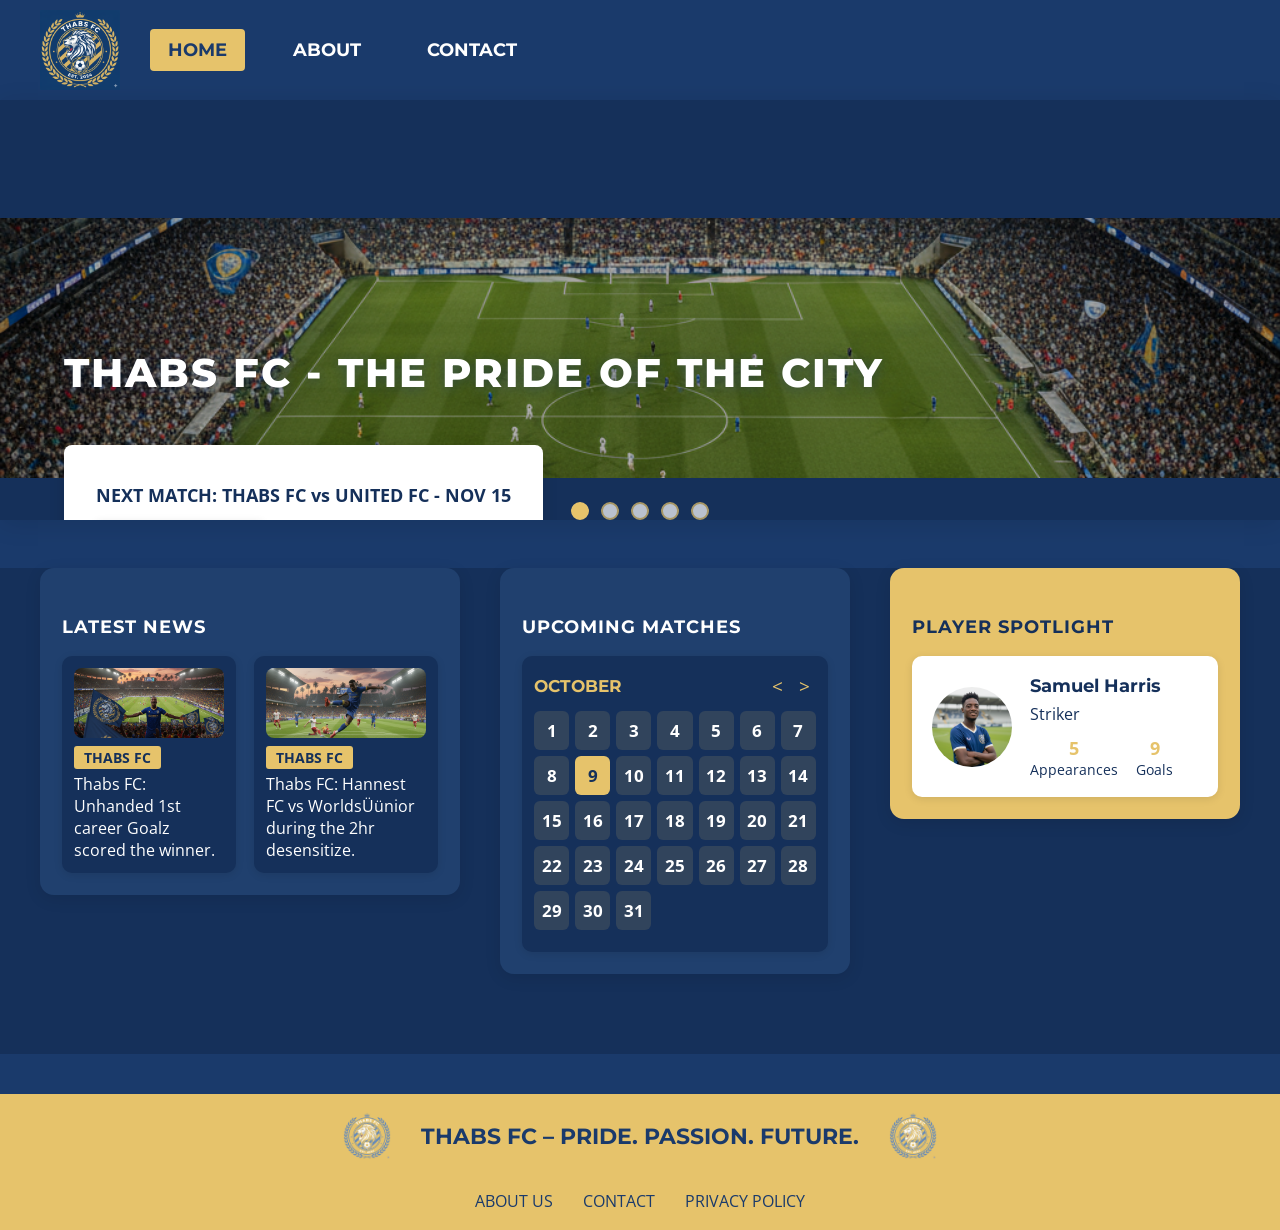
<file: index.html>
<!DOCTYPE html>
<html lang="en">
<head>
    <meta charset="UTF-8">
    <meta name="viewport" content="width=device-width, initial-scale=1.0">
    <title>THABS FC - Home</title>
    <link rel="stylesheet" href="css/style.css">
    <link rel="icon" href="images/logo.png">
</head>
<body>
    <header>
        <div class="logo-nav">
            <img src="images/logo.png" alt="THABS FC Logo" class="logo">
            <nav>
                <ul>
                    <li><a href="index.html" class="active">HOME</a></li>
                    <li><a href="about.html">ABOUT</a></li>
                    <li><a href="contact.html">CONTACT</a></li>
                </ul>
            </nav>
        </div>
    </header>

    <!-- Hero Section -->
    <section class="hero" id="home">
        <img src="images/hero-homepage.png" alt="THABS FC Stadium" class="hero-image">
        <div class="hero-content">
            <h1 class="hero-title">THABS FC - THE PRIDE OF THE CITY</h1>
            <div class="next-match">
                <div class="match-info">
                    <p>NEXT MATCH: THABS FC vs UNITED FC - NOV 15</p>
                    <a href="#tickets" class="btn btn-primary">BUY TICKETS</a>
                </div>
            </div>
        </div>
        <div class="hero-indicators">
            <span class="indicator active"></span>
            <span class="indicator"></span>
            <span class="indicator"></span>
            <span class="indicator"></span>
            <span class="indicator"></span>
        </div>
    </section>

    <!-- Main Content -->
    <main class="main">
        <!-- Latest News Section -->
        <section class="content-section">
            <div class="container">
                <div class="content-grid">
                    <div class="news-section">
                        <h2>LATEST NEWS</h2>
                        <div class="news-grid">
                            <article class="news-card">
                                <img src="images/news1.png" alt="News 1" class="news-image">
                                <div class="news-content">
                                    <span class="news-tag">THABS FC</span>
                                    <p class="news-text">Thabs FC: Unhanded 1st career Goalz scored the winner.</p>
                                </div>
                            </article>
                            <article class="news-card">
                                <img src="images/news2.png" alt="News 2" class="news-image">
                                <div class="news-content">
                                    <span class="news-tag">THABS FC</span>
                                    <p class="news-text">Thabs FC: Hannest FC vs WorldsÜünior during the 2hr desensitize.</p>
                                </div>
                            </article>
                        </div>
                    </div>

                    <!-- Upcoming Matches -->
                    <div class="matches-section">
                        <h2>UPCOMING MATCHES</h2>
                        <div class="calendar">
                            <div class="calendar-header">
                                <h3>OCTOBER</h3>
                                <div class="calendar-nav">
                                    <span>&lt;</span>
                                    <span>&gt;</span>
                                </div>
                            </div>
                            <div class="calendar-grid">
                                <!-- Calendar days would be generated here -->
                                <div class="calendar-day">1</div>
                                <div class="calendar-day">2</div>
                                <div class="calendar-day">3</div>
                                <div class="calendar-day">4</div>
                                <div class="calendar-day">5</div>
                                <div class="calendar-day">6</div>
                                <div class="calendar-day">7</div>
                                <div class="calendar-day">8</div>
                                <div class="calendar-day highlight">9</div>
                                <div class="calendar-day">10</div>
                                <div class="calendar-day">11</div>
                                <div class="calendar-day">12</div>
                                <div class="calendar-day">13</div>
                                <div class="calendar-day">14</div>
                                <div class="calendar-day">15</div>
                                <div class="calendar-day">16</div>
                                <div class="calendar-day">17</div>
                                <div class="calendar-day">18</div>
                                <div class="calendar-day">19</div>
                                <div class="calendar-day">20</div>
                                <div class="calendar-day">21</div>
                                <div class="calendar-day">22</div>
                                <div class="calendar-day">23</div>
                                <div class="calendar-day">24</div>
                                <div class="calendar-day">25</div>
                                <div class="calendar-day">26</div>
                                <div class="calendar-day">27</div>
                                <div class="calendar-day">28</div>
                                <div class="calendar-day">29</div>
                                <div class="calendar-day">30</div>
                                <div class="calendar-day">31</div>
                            </div>
                        </div>
                    </div>

                    <!-- Player Spotlight -->
                    <div class="player-spotlight">
                        <h2>PLAYER SPOTLIGHT</h2>
                        <div class="player-card">
                            <img src="images/player.png" alt="Player" class="player-image">
                            <div class="player-info">
                                <h3>Samuel Harris</h3>
                                <p>Striker</p>
                                <div class="player-stats">
                                    <div class="stat">
                                        <span class="stat-number">5</span>
                                        <span class="stat-label">Appearances</span>
                                    </div>
                                    <div class="stat">
                                        <span class="stat-number">9</span>
                                        <span class="stat-label">Goals</span>
                                    </div>
                                </div>
                            </div>
                        </div>
                    </div>
                </div>
            </div>
        </section>
    </main>
    <footer>
        <div class="footer-bar">
            <img src="images/translogo.png" alt="THABS FC Logo" class="footer-logo">
            <span>THABS FC &ndash; PRIDE. PASSION. FUTURE.</span>
            <img src="images/translogo.png" alt="THABS FC Logo" class="footer-logo">
        </div>
        <div class="footer-links">
            <a href="about.html">ABOUT US</a>
            <a href="contact.html">CONTACT</a>
            <a href="#">PRIVACY POLICY</a>
        </div>
    </footer>
</body>
</html>
</file>
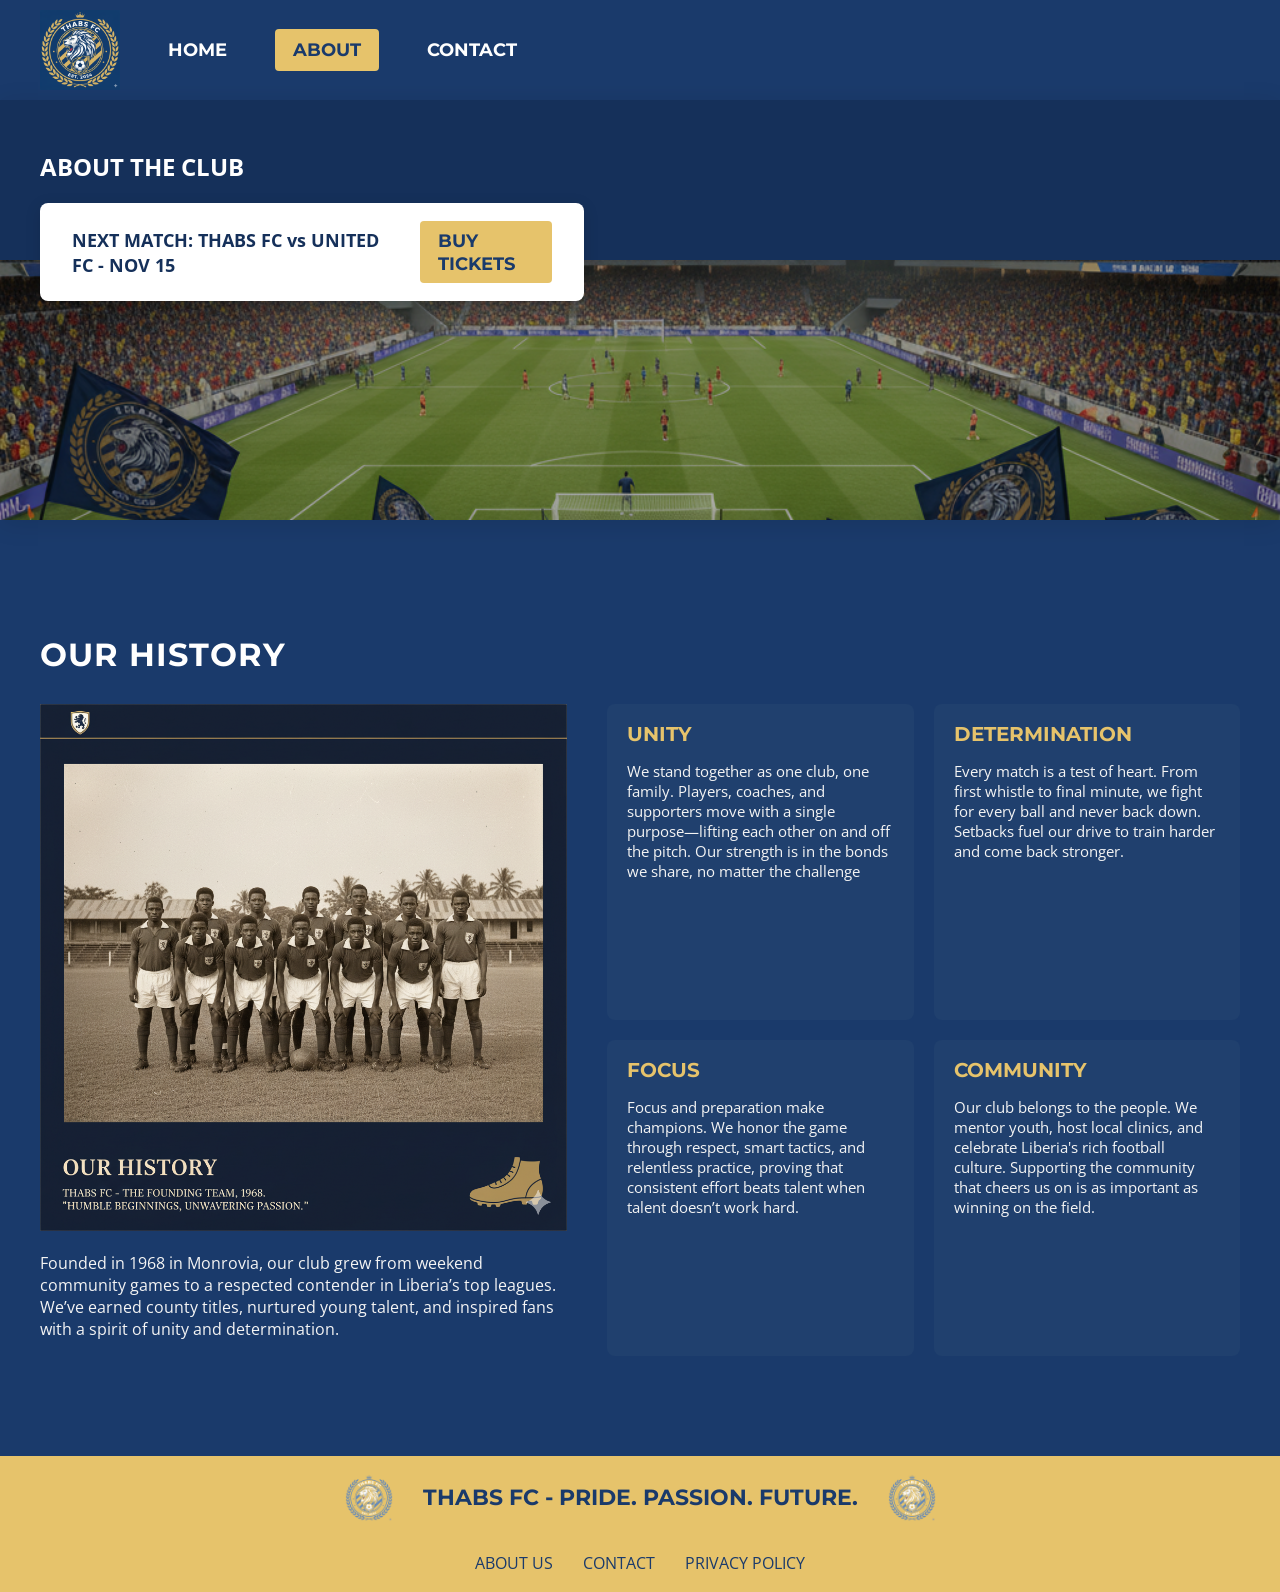
<file: about.html>
<!DOCTYPE html>
<html lang="en">
<head>
    <meta charset="UTF-8">
    <meta name="viewport" content="width=device-width, initial-scale=1.0">
    <title>THABS FC - Home</title>
    <link rel="stylesheet" href="css/style.css">
    <link rel="icon" href="images/logo.png">
</head>
<body>
    <header>
        <div  class="logo-nav">
            <img src="images/logo.png" alt="THABS FC Logo" class="logo">
            <nav>
                <ul>
                    <li><a href="index.html" >HOME</a></li>
                    <li><a href="about.html" class="active">ABOUT</a></li>
                    <li><a href="contact.html">CONTACT</a></li>
                    
                </ul>
            </nav>
        </div>
    </header>
    <main>
        <section class="hero">
            <img src="images/stadium.png" alt="Stadium" class="hero-img">
            <div class="hero-text">
                <h1>ABOUT THE CLUB</h1>
                <div class="next-match">
                    <span>NEXT MATCH: THABS FC vs UNITED FC - NOV 15</span>
                    <a href="#" class="buy-tickets">BUY TICKETS</a>
                </div>
            </div>
        </section>
        <section class="history-section">
            <h2>OUR HISTORY</h2>
            <div class="history-grid">
                <div class="history-img">
                    <img src="images/history.png" alt="Team History">
                    <p>Founded in 1968 in Monrovia, our club grew from weekend community games to a respected contender in Liberia’s top leagues.
                        We’ve earned county titles, nurtured young talent, and inspired fans with a spirit of unity and determination.</p>
                </div>
                <div class="history-values">
                    <div class="value-box">
                        <h3>UNITY</h3>
                        <p>We stand together as one club, one family. Players, coaches, and supporters move with a single purpose—lifting each other on and off the pitch. Our strength is in the bonds we share, no matter the challenge</p>
                    </div>
                    <div class="value-box">
                        <h3>DETERMINATION</h3>
                        <p>Every match is a test of heart. From first whistle to final minute, we fight for every ball and never back down. Setbacks fuel our drive to train harder and come back stronger.</p>
                    </div>
                    <div class="value-box">
                        <h3>FOCUS</h3>
                        <p>Focus and preparation make champions. We honor the game through respect, smart tactics, and relentless practice, proving that consistent effort beats talent when talent doesn’t work hard.</p>
                    </div>
                    <div class="value-box">
                        <h3>COMMUNITY</h3>
                        <p>Our club belongs to the people. We mentor youth, host local clinics, and celebrate Liberia's rich football culture. Supporting the community that cheers us on is as important as winning on the field.</p>
                    </div>
                </div>
            </div>
        </section>
    </main>
    <footer>
        <div class="footer-bar">
            <img src="images/translogo.png" alt="THABS FC Logo" class="footer-logo">
            <span>THABS FC - PRIDE. PASSION. FUTURE.</span>
            <img src="images/translogo.png" alt="THABS FC Logo" class="footer-logo">
        </div>
        <div class="footer-links">
            <a href="about.html">ABOUT US</a>
            <a href="contact.html">CONTACT</a>
            <a href="#">PRIVACY POLICY</a>
        </div>
    </footer>
</body>
</html>
</file>
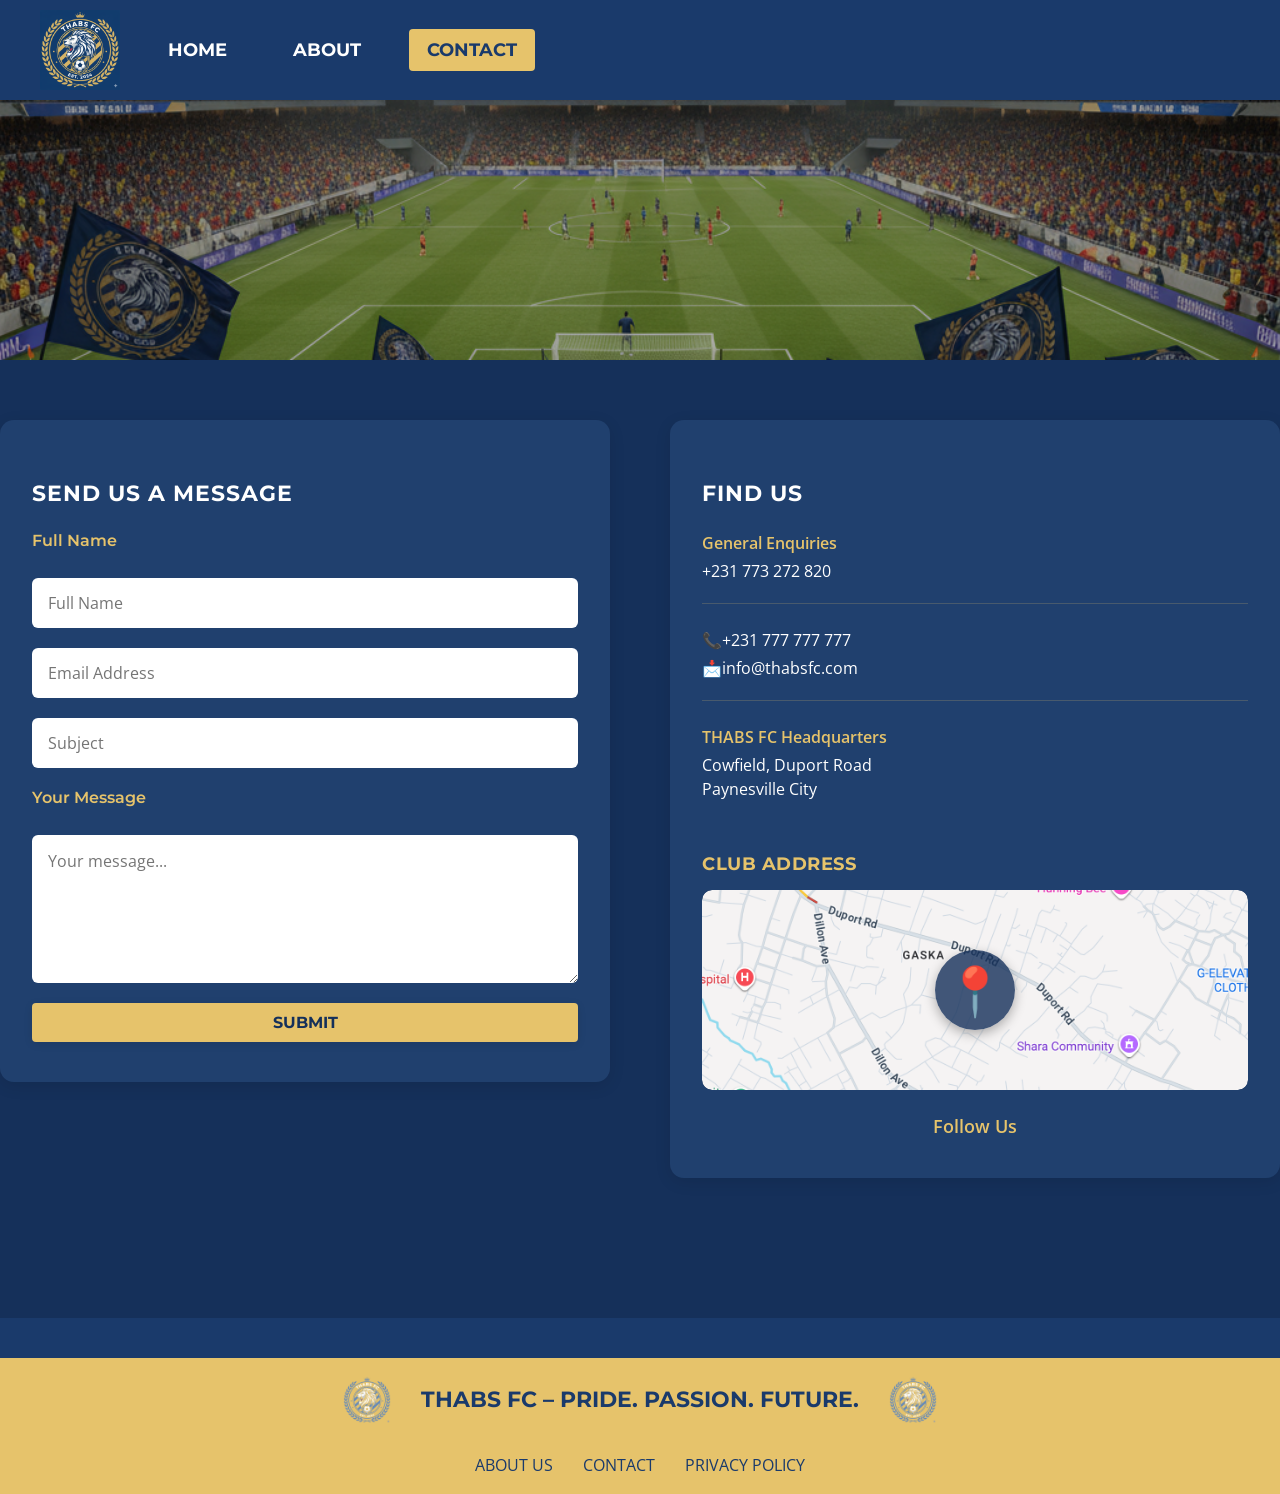
<file: contact.html>
<!DOCTYPE html>
<html lang="en">
<head>
    <meta charset="UTF-8">
    <meta name="viewport" content="width=device-width, initial-scale=1.0">
    <title>THABS FC - Contact</title>
    <link rel="stylesheet" href="css/style.css">
    <link rel="icon" href="images/logo.png">
</head>
<body>
    <header>
        <div class="logo-nav">
            <img src="images/logo.png" alt="THABS FC Logo" class="logo">
            <nav>
                <ul>
                    <li><a href="index.html" >HOME</a></li>
                    <li><a href="about.html">ABOUT</a></li>
                    <li><a href="contact.html" class="active">CONTACT</a></li>
                </ul>
            </nav>
        </div>
    </header>
    <main>
    <!-- Contact Hero Section -->
    <section class="hero-banner">
        <img src="images/stadium.png" alt="THABS FC Stadium" class="hero-image">
        <h1>CONTACT US</h1>
        <div class="next-match">
            <div class="match-info">
                <p>NEXT MATCH: THABS FC vs UNITED FC - NOV 15</p>
                <a href="#tickets" class="btn btn-primary">BUY TICKETS</a>
            </div>
        </div>
    </section>
    
    <!-- Contact Content -->
    <main class="main">
        <div class="container">
            <div class="contact-content">
                <div class="contact-form-section">
                    <h2>SEND US A MESSAGE</h2>
                    <form class="contact-form">
                        <label>Full Name</label>
                        <input type="text" placeholder="Full Name" class="form-input">
                        
                        <input type="email" placeholder="Email Address" class="form-input">
                        
                        <input type="text" placeholder="Subject" class="form-input">
                        
                        <label>Your Message</label>
                        <textarea placeholder="Your message..." class="form-textarea"></textarea>
                        
                        <button type="submit" class="btn btn-primary">SUBMIT</button>
                    </form>
                </div>
                
                <div class="find-us-section">
                    <h2>FIND US</h2>
                    <div class="contact-info">
                        <div class="contact-item">
                            <p><strong>General Enquiries</strong></p>
                            <p>+231 773 272 820</p>
                        </div>
                        <div class="contact-item">
                            <p>📞+231 777 777 777</p>
                            <p>📩info@thabsfc.com</p>
                        </div>
                        <div class="contact-item">
                            <p><strong>THABS FC Headquarters</strong></p>
                            <p>Cowfield, Duport Road<br>Paynesville City</p>
                        </div>
                    </div>
                    
                    <h3>Club Address</h3>
                    <div class="map-placeholder">
                        <img src="images/map.png" alt="Map Location" class="map-image">
                        <div class="map-marker">📍</div>
                    </div>
                    
                    <div class="social-media">
                        <p>Follow Us</p>
                    </div>
                </div>
            </div>
        </div>
    </main>
    <footer>
        <div class="footer-bar">
            <img src="images/translogo.png" alt="THABS FC Logo" class="footer-logo">
            <span>THABS FC &ndash; PRIDE. PASSION. FUTURE.</span>
            <img src="images/translogo.png" alt="THABS FC Logo" class="footer-logo">
        </div>
        <div class="footer-links">
            <a href="about.html">ABOUT US</a>
            <a href="contact.html">CONTACT</a>
            <a href="#">PRIVACY POLICY</a>
        </div>
    </footer>
</body>
</html>
</file>
<file: css/style.css>
@import url('https://fonts.googleapis.com/css2?family=Montserrat:wght@700&family=Open+Sans:wght@400;600&display=swap');

.hero {
    background: #15305a;
    min-height: 420px;
    display: flex;
    flex-direction: column;
    align-items: center;
    justify-content: flex-end;
    position: relative;
    padding: 0;
    margin-bottom: 48px;
    box-shadow: 0 4px 24px rgba(0,0,0,0.10);
}
.hero-content {
    position: absolute;
    left: 0;
    top: 0;
    width: 100%;
    height: 100%;
    display: flex;
    flex-direction: column;
    align-items: flex-start;
    justify-content: flex-end;
    padding: 48px 64px;
    z-index: 2;
    pointer-events: none;
}
.hero-title {
    font-family: 'Montserrat', sans-serif;
    font-size: 2.5rem;
    font-weight: 800;
    margin-bottom: 1.2em;
    letter-spacing: 2px;
    color: #fff;
    text-shadow: 0 2px 12px rgba(26,58,107,0.4);
    text-transform: uppercase;
    pointer-events: auto;
}
.next-match {
    background: #fff;
    color: #15305a;
    padding: 18px 32px;
    border-radius: 8px;
    font-size: 1.15rem;
    font-weight: 700;
    display: flex;
    align-items: center;
    gap: 22px;
    margin: 0;
    box-shadow: 0 4px 16px rgba(0,0,0,0.13);
    max-width: 480px;
    justify-content: flex-start;
    pointer-events: auto;
}
.map-marker {
    font-size: 3rem;
    color: #e6c36b;
    background: rgba(21, 48, 90, 0.8);
    width: 80px;
    height: 80px;
    border-radius: 50%;
    display: flex;
    align-items: center;
    justify-content: center;
    box-shadow: 0 4px 12px rgba(0,0,0,0.3);
    position: relative;
    z-index: 2;
}
.btn.btn-primary {
    background: #e6c36b;
    color: #15305a;
    padding: 10px 28px;
    border-radius: 4px;
    text-decoration: none;
    font-weight: 700;
    font-family: 'Montserrat', sans-serif;
    transition: background 0.2s;
    border: none;
    cursor: pointer;
    box-shadow: 0 2px 8px rgba(0,0,0,0.10);
    font-size: 1rem;
}
.btn.btn-primary:hover {
    background: #f7d88c;
}
.hero-indicators {
    display: flex;
    gap: 12px;
    justify-content: center;
    margin: 24px 0 0 0;
}
.indicator {
    width: 14px;
    height: 14px;
    border-radius: 50%;
    background: #fff;
    border: 2px solid #e6c36b;
    opacity: 0.7;
    transition: background 0.2s, opacity 0.2s;
}
.indicator.active {
    background: #e6c36b;
    opacity: 1;
}

.main {
    background: #15305a;
    padding: 0 0 80px 0;
}
.content-section .container {
    max-width: 1200px;
    margin: 0 auto;
    padding: 0 32px;
}
.content-grid {
    display: grid;
    grid-template-columns: 1.2fr 1fr 1fr;
    gap: 40px;
    align-items: flex-start;
}

.news-section {
    background: #20406e;
    border-radius: 14px;
    padding: 32px 22px 22px 22px;
    box-shadow: 0 4px 16px rgba(0,0,0,0.10);
}
.news-section h2 {
    font-family: 'Montserrat', sans-serif;
    font-size: 1.15rem;
    margin-bottom: 18px;
    color: #fff;
    letter-spacing: 1px;
    text-transform: uppercase;
}
.news-grid {
    display: flex;
    flex-direction: row;
    gap: 18px;
}
.news-card {
    background: #15305a;
    border-radius: 10px;
    display: flex;
    flex-direction: column;
    align-items: flex-start;
    gap: 8px;
    padding: 12px 12px 12px 12px;
    box-shadow: 0 2px 8px rgba(0,0,0,0.10);
    min-width: 150px;
    max-width: 170px;
}
.news-image {
    width: 100%;
    height: 70px;
    object-fit: cover;
    border-radius: 8px;
    background: #e6c36b22;
}
.news-content {
    flex: 1;
}
.news-tag {
    display: inline-block;
    background: #e6c36b;
    color: #15305a;
    font-size: 0.85rem;
    font-weight: 700;
    border-radius: 3px;
    padding: 2px 10px;
    margin-bottom: 4px;
}
.news-text {
    color: #fff;
    font-size: 1rem;
    margin: 0;
}

.matches-section {
    background: #20406e;
    border-radius: 14px;
    padding: 32px 22px 22px 22px;
    box-shadow: 0 4px 16px rgba(0,0,0,0.10);
}
.matches-section h2 {
    font-family: 'Montserrat', sans-serif;
    font-size: 1.15rem;
    margin-bottom: 18px;
    color: #fff;
    letter-spacing: 1px;
    text-transform: uppercase;
}
.calendar {
    background: #15305a;
    border-radius: 10px;
    padding: 16px 12px 22px 12px;
    box-shadow: 0 2px 8px rgba(0,0,0,0.10);
}
.calendar-header {
    display: flex;
    align-items: center;
    justify-content: space-between;
    margin-bottom: 12px;
}
.calendar-header h3 {
    margin: 0;
    font-size: 1.05rem;
    color: #e6c36b;
    font-family: 'Montserrat', sans-serif;
    text-transform: uppercase;
}
.calendar-nav span {
    font-size: 1.2rem;
    color: #e6c36b;
    margin: 0 6px;
    cursor: pointer;
    user-select: none;
    transition: color 0.2s;
}
.calendar-nav span:hover {
    color: #fff;
}
.calendar-grid {
    display: grid;
    grid-template-columns: repeat(7, 1fr);
    gap: 6px;
}
.calendar-day {
    background: #e6c36b22;
    color: #fff;
    border-radius: 6px;
    text-align: center;
    padding: 8px 0;
    font-size: 1.05rem;
    font-weight: 700;
    transition: background 0.2s, color 0.2s;
}
.calendar-day.highlight {
    background: #e6c36b;
    color: #15305a;
}

.player-spotlight {
    background: #e6c36b;
    border-radius: 14px;
    padding: 32px 22px 22px 22px;
    box-shadow: 0 4px 16px rgba(0,0,0,0.10);
}
.player-spotlight h2 {
    font-family: 'Montserrat', sans-serif;
    font-size: 1.15rem;
    margin-bottom: 18px;
    color: #15305a;
    letter-spacing: 1px;
    text-transform: uppercase;
}
.player-card {
    background: #fff;
    border-radius: 10px;
    display: flex;
    align-items: center;
    gap: 18px;
    padding: 18px 20px;
    box-shadow: 0 2px 8px rgba(0,0,0,0.10);
}
.player-image {
    width: 80px;
    height: 80px;
    object-fit: cover;
    border-radius: 50%;
    background: #e6c36b22;
}
.player-info h3 {
    margin: 0 0 6px 0;
    font-size: 1.15rem;
    color: #15305a;
    font-family: 'Montserrat', sans-serif;
}
.player-info p {
    margin: 0 0 10px 0;
    color: #15305a;
    font-size: 1rem;
}
.player-stats {
    display: flex;
    gap: 18px;
}
.stat {
    text-align: center;
}
.stat-number {
    font-size: 1.15rem;
    font-weight: 700;
    color: #e6c36b;
}
.stat-label {
    display: block;
    font-size: 0.9rem;
    color: #15305a;
}

@media (max-width: 1100px) {
    .content-grid {
        grid-template-columns: 1fr 1fr;
        gap: 28px;
    }
    .player-spotlight {
        grid-column: span 2;
    }
}
@media (max-width: 800px) {
    .content-grid {
        grid-template-columns: 1fr;
        gap: 24px;
    }
    .news-section, .matches-section, .player-spotlight {
        margin-bottom: 32px;
    }
    .player-card, .news-card {
        flex-direction: column;
        align-items: flex-start;
    }
    .hero-title {
        font-size: 2rem;
    }
    .hero-content {
        padding: 24px 12px;
    }
}
:root {
    --main-blue: #1a3a6b;
    --accent-gold: #e6c36b;
    --white: #fff;
    --gray: #f4f4f4;
    --footer-bg: #e6c36b;
}

body {
    margin: 0;
    font-family: 'Open Sans', Arial, sans-serif;
    background: var(--main-blue);
    color: var(--white);
}

header {
    background: var(--main-blue);
    padding: 0;
}
.logo-nav {
    display: flex;
    align-items: center;
    justify-content: flex-start;
    padding: 0 40px;
    height: 100px;
}
.logo {
    height: 80px;
    margin-right: 30px;
}
nav ul {
    list-style: none;
    display: flex;
    gap: 30px;
    margin: 0;
    padding: 0;
}
nav ul li a {
    color: var(--white);
    text-decoration: none;
    font-family: 'Montserrat', sans-serif;
    font-weight: 700;
    font-size: 18px;
    padding: 10px 18px;
    border-radius: 4px;
    transition: background 0.2s;
}
nav ul li a.active,
nav ul li a:hover {
    background: var(--accent-gold);
    color: var(--main-blue);
}
.login-btn {
    border: 2px solid var(--accent-gold);
    background: none;
    color: var(--white);
    border-radius: 4px;
    padding: 10px 18px;
    margin-left: 10px;
    transition: background 0.2s, color 0.2s;
}
.login-btn:hover {
    background: var(--accent-gold);
    color: var(--main-blue);
}

.hero {
    position: relative;
    width: 100%;
    height: 260px;
    overflow: hidden;
}
.hero-img {
    width: 100%;
    height: 260px;
    object-fit: cover;
    filter: brightness(0.7);
}
.hero-text {
    position: absolute;
    top: 30px;
    left: 40px;
    color: var(--white);
}
.buy-tickets {
    background: var(--accent-gold);
    color: var(--main-blue);
    padding: 8px 18px;
    border-radius: 4px;
    text-decoration: none;
    font-weight: 700;
    font-family: 'Montserrat', sans-serif;
    transition: background 0.2s;
}
.buy-tickets:hover {
    background: #f7d88c;
}

.history-section {
    background: var(--main-blue);
    margin: 0 auto;
    padding: 40px 0 60px 0;
    max-width: 1200px;
}
.history-section h2 {
    font-family: 'Montserrat', sans-serif;
    font-size: 32px;
    margin-bottom: 30px;
    letter-spacing: 1px;
}
.history-grid {
    display: grid;
    grid-template-columns: 1fr 1.2fr;
    gap: 40px;
}
.history-img img {
    max-width: 100%;
    height: auto;
}
.history-img p {
    font-size: 16px;
    color: var(--gray);
}
.history-values {
    display: grid;
    grid-template-columns: 1fr 1fr;
    gap: 20px;
}
.value-box {
    background: #20406e;
    border-radius: 8px;
    padding: 18px 20px;
    min-height: 120px;
}
.value-box h3 {
    font-family: 'Montserrat', sans-serif;
    font-size: 20px;
    margin: 0 0 10px 0;
    color: var(--accent-gold);
    display: flex;
    align-items: center;
    gap: 8px;
}
.value-box .icon {
    font-size: 22px;
}
.value-box p {
    font-size: 15px;
    color: var(--gray);
}

.hero-banner {
    position: relative;
    width: 100%;
    height: 260px;
    overflow: hidden;
    background: #15305a;
}
.hero-image {
    width: 100%;
    height: 260px;
    object-fit: cover;
    filter: brightness(0.7);
}
.hero-banner .btn.btn-primary {
    background: var(--accent-gold);
    color: var(--main-blue);
    padding: 8px 18px;
    border-radius: 4px;
    text-decoration: none;
    font-weight: 700;
    font-family: 'Montserrat', sans-serif;
    transition: background 0.2s;
    border: none;
    cursor: pointer;
    box-shadow: 0 2px 8px rgba(0,0,0,0.10);
    font-size: 1rem;
}
.hero-banner .btn.btn-primary:hover {
    background: #f7d88c;
}

.contact-content {
    display: grid;
    grid-template-columns: 1fr 1fr;
    gap: 60px;
    padding: 60px 0;
    align-items: start;
}

.contact-form-section {
    background: #20406e;
    border-radius: 14px;
    padding: 40px 32px;
    box-shadow: 0 4px 16px rgba(0,0,0,0.10);
}
.contact-form-section h2 {
    font-family: 'Montserrat', sans-serif;
    font-size: 1.4rem;
    margin-bottom: 24px;
    color: #fff;
    letter-spacing: 1px;
    text-transform: uppercase;
}

.contact-form {
    display: flex;
    flex-direction: column;
    gap: 20px;
}

.contact-form label {
    color: #e6c36b;
    font-family: 'Montserrat', sans-serif;
    font-size: 1rem;
    font-weight: 600;
    margin-bottom: 8px;
    display: block;
}

.form-input,
.form-textarea {
    padding: 14px 16px;
    border-radius: 6px;
    border: none;
    font-size: 1rem;
    font-family: 'Open Sans', Arial, sans-serif;
    background: #fff;
    color: #15305a;
    transition: box-shadow 0.2s;
}

.form-input:focus,
.form-textarea:focus {
    outline: none;
    box-shadow: 0 0 0 3px rgba(230, 195, 107, 0.3);
}

.form-textarea {
    min-height: 120px;
    resize: vertical;
    line-height: 1.5;
}

.find-us-section {
    background: #20406e;
    border-radius: 14px;
    padding: 40px 32px;
    box-shadow: 0 4px 16px rgba(0,0,0,0.10);
}

.find-us-section h2 {
    font-family: 'Montserrat', sans-serif;
    font-size: 1.4rem;
    margin-bottom: 24px;
    color: #fff;
    letter-spacing: 1px;
    text-transform: uppercase;
}

.find-us-section h3 {
    font-family: 'Montserrat', sans-serif;
    font-size: 1.1rem;
    margin: 32px 0 16px 0;
    color: #e6c36b;
    text-transform: uppercase;
    letter-spacing: 0.5px;
}

.contact-item {
    margin-bottom: 24px;
    padding-bottom: 16px;
    border-bottom: 1px solid rgba(230, 195, 107, 0.2);
}

.contact-item:last-child {
    border-bottom: none;
}

.contact-item p {
    margin: 4px 0;
    color: #fff;
    font-size: 1rem;
    line-height: 1.5;
}

.contact-item strong {
    color: #e6c36b;
    font-weight: 600;
}

.map-placeholder {
    background: #15305a;
    border-radius: 10px;
    height: 200px;
    display: flex;
    align-items: center;
    justify-content: center;
    position: relative;
    overflow: hidden;
}

.map-image {
    width: 100%;
    height: 100%;
    object-fit: cover;
    border-radius: 10px;
    position: absolute;
    top: 0;
    left: 0;
}

.map-marker {
    font-size: 3rem;
    color: #e6c36b;
    background: rgba(21, 48, 90, 0.8);
    width: 80px;
    height: 80px;
    border-radius: 50%;
    display: flex;
    align-items: center;
    justify-content: center;
    box-shadow: 0 4px 12px rgba(0,0,0,0.3);
    position: relative;
    z-index: 2;
}

.social-media {
    margin-top: 24px;
    text-align: center;
}

.social-media p {
    color: #e6c36b;
    font-size: 1.1rem;
    font-weight: 600;
    margin: 0;
}

footer {
    background: var(--footer-bg);
    color: var(--main-blue);
    padding: 0;
    margin-top: 40px;
}
.footer-bar {
    display: flex;
    align-items: center;
    justify-content: center;
    gap: 30px;
    font-family: 'Montserrat', sans-serif;
    font-size: 22px;
    font-weight: 700;
    padding: 18px 0;
}
.footer-logo {
    height: 48px;
}
.footer-links {
    display: flex;
    align-items: center;
    justify-content: center;
    gap: 30px;
    font-size: 16px;
    font-family: 'Open Sans', Arial, sans-serif;
    padding: 12px 0 18px 0;
}
.footer-links a {
    color: var(--main-blue);
    text-decoration: none;
    transition: color 0.2s;
}
.footer-links a:hover {
    color: var(--white);
}


@media (max-width: 1100px) {
    .content-grid {
        grid-template-columns: 1fr 1fr;
        gap: 28px;
    }
    .player-spotlight {
        grid-column: span 2;
    }

    .hero-banner .next-match {
        flex-direction: column;
        gap: 12px;
        text-align: center;
    }
}

@media (max-width: 900px) {
    .history-grid, .contact-container {
        grid-template-columns: 1fr !important;
        flex-direction: column;
    }
    .history-img img, .map-placeholder img {
        max-width: 100%;
    }
    .contact-content {
        grid-template-columns: 1fr;
        gap: 40px;
    }
    .hero-banner {
        padding: 32px 24px;
        height: 220px;
    }
    .hero-banner .hero-image {
        height: 220px;
    }
    .hero-banner h1 {
        font-size: 2.5rem;
        top: 20px;
        left: 20px;
    }
    .hero-banner .next-match {
        bottom: 20px;
        left: 20px;
        padding: 12px 18px;
        font-size: 1rem;
    }

    .hero-title {
        font-size: 2.2rem;
    }
    .hero-content {
        padding: 32px 24px;
    }

    .calendar-grid {
        grid-template-columns: repeat(4, 1fr);
        gap: 8px;
    }
    .calendar-day {
        padding: 6px 0;
        font-size: 0.9rem;
    }
}

@media (max-width: 768px) {
    .logo-nav {
        flex-direction: column;
        height: auto;
        padding: 20px;
        gap: 20px;
    }
    .logo {
        height: 60px;
        margin-right: 0;
    }
    nav ul {
        flex-wrap: wrap;
        justify-content: center;
        gap: 15px;
    }
    nav ul li a {
        font-size: 16px;
        padding: 8px 14px;
    }
    .login-btn {
        margin-left: 0;
        margin-top: 10px;
    }

    .hero-banner {
        height: 200px;
        padding: 20px;
    }
    .hero-banner .hero-image {
        height: 200px;
    }
    .hero-banner h1 {
        font-size: 2rem;
        top: 15px;
        left: 15px;
    }
    .hero-banner .next-match {
        bottom: 15px;
        left: 15px;
        right: 15px;
        padding: 10px 15px;
        font-size: 0.9rem;
    }
    .hero-banner .btn.btn-primary {
        padding: 6px 12px;
        font-size: 0.9rem;
    }

    .hero {
        height: 200px;
    }
    .hero-img, .hero-image {
        height: 200px;
    }
    .hero .next-match {
        flex-direction: column;
        gap: 8px;
        text-align: center;
        padding: 6px 10px;
        font-size: 0.75rem;
    }
    .hero .next-match .buy-tickets {
        padding: 4px 8px;
        font-size: 0.8rem;
    }

    .main {
        padding: 0 0 60px 0;
    }
    .content-section .container {
        padding: 0 20px;
    }
    .content-grid {
        grid-template-columns: 1fr;
        gap: 30px;
    }
    .player-spotlight {
        grid-column: span 1;
    }

    .news-section, .matches-section, .player-spotlight,
    .contact-form-section, .find-us-section {
        padding: 24px 18px;
        margin-bottom: 24px;
    }

    .news-section h2, .matches-section h2, .player-spotlight h2,
    .contact-form-section h2, .find-us-section h2 {
        font-size: 1.1rem;
        margin-bottom: 16px;
    }

    .history-section {
        padding: 32px 0 48px 0;
    }
    .history-section h2 {
        font-size: 1.8rem;
        margin-bottom: 24px;
    }
    .history-values {
        grid-template-columns: 1fr;
        gap: 16px;
    }
    .value-box {
        padding: 16px 18px;
        min-height: 100px;
    }
    .value-box h3 {
        font-size: 1.1rem;
    }
    .value-box p {
        font-size: 0.95rem;
    }

    .news-grid {
        flex-direction: column;
        gap: 12px;
    }
    .news-card {
        min-width: auto;
        max-width: none;
    }

    .calendar {
        padding: 12px 8px 16px 8px;
    }
    .calendar-header h3 {
        font-size: 0.95rem;
    }
    .calendar-nav span {
        font-size: 1rem;
    }

    .player-card {
        flex-direction: column;
        text-align: center;
        gap: 12px;
    }
    .player-image {
        width: 60px;
        height: 60px;
    }

    .contact-form {
        gap: 16px;
    }
    .form-input, .form-textarea {
        padding: 12px 14px;
        font-size: 0.95rem;
    }
    .form-textarea {
        min-height: 100px;
    }

    .map-placeholder {
        height: 150px;
    }
    .map-marker {
        font-size: 2rem;
        width: 60px;
        height: 60px;
    }

    .footer-bar {
        flex-direction: column;
        gap: 20px;
        padding: 24px 20px;
        font-size: 18px;
    }
    .footer-links {
        flex-wrap: wrap;
        justify-content: center;
        gap: 20px;
        font-size: 14px;
        padding: 16px 20px;
    }
}

@media (max-width: 480px) {
    .logo-nav {
        padding: 15px;
    }
    .logo {
        height: 50px;
    }
    nav ul {
        gap: 10px;
    }
    nav ul li a {
        font-size: 14px;
        padding: 6px 10px;
    }

    .hero-banner {
        height: 180px;
        padding: 15px;
    }
    .hero-banner .hero-image {
        height: 180px;
    }
    .hero-banner h1 {
        font-size: 1.6rem;
        top: 10px;
        left: 10px;
    }
    .hero-banner .next-match {
        bottom: 10px;
        left: 10px;
        right: 10px;
        padding: 8px 12px;
        font-size: 0.8rem;
    }

    .content-section .container {
        padding: 0 15px;
    }
    .news-section, .matches-section, .player-spotlight,
    .contact-form-section, .find-us-section {
        padding: 20px 15px;
    }

    .history-section {
        padding: 24px 0 36px 0;
    }
    .history-section h2 {
        font-size: 1.6rem;
        margin-bottom: 20px;
    }
    .history-values {
        gap: 14px;
    }
    .value-box {
        padding: 14px 16px;
        min-height: 90px;
    }
    .value-box h3 {
        font-size: 1rem;
    }
    .value-box p {
        font-size: 0.9rem;
    }

    .calendar-grid {
        grid-template-columns: repeat(3, 1fr);
    }

    .footer-bar {
        padding: 20px 15px;
        font-size: 16px;
    }
    .footer-links {
        padding: 12px 15px;
        font-size: 13px;
    }
}
</file>
